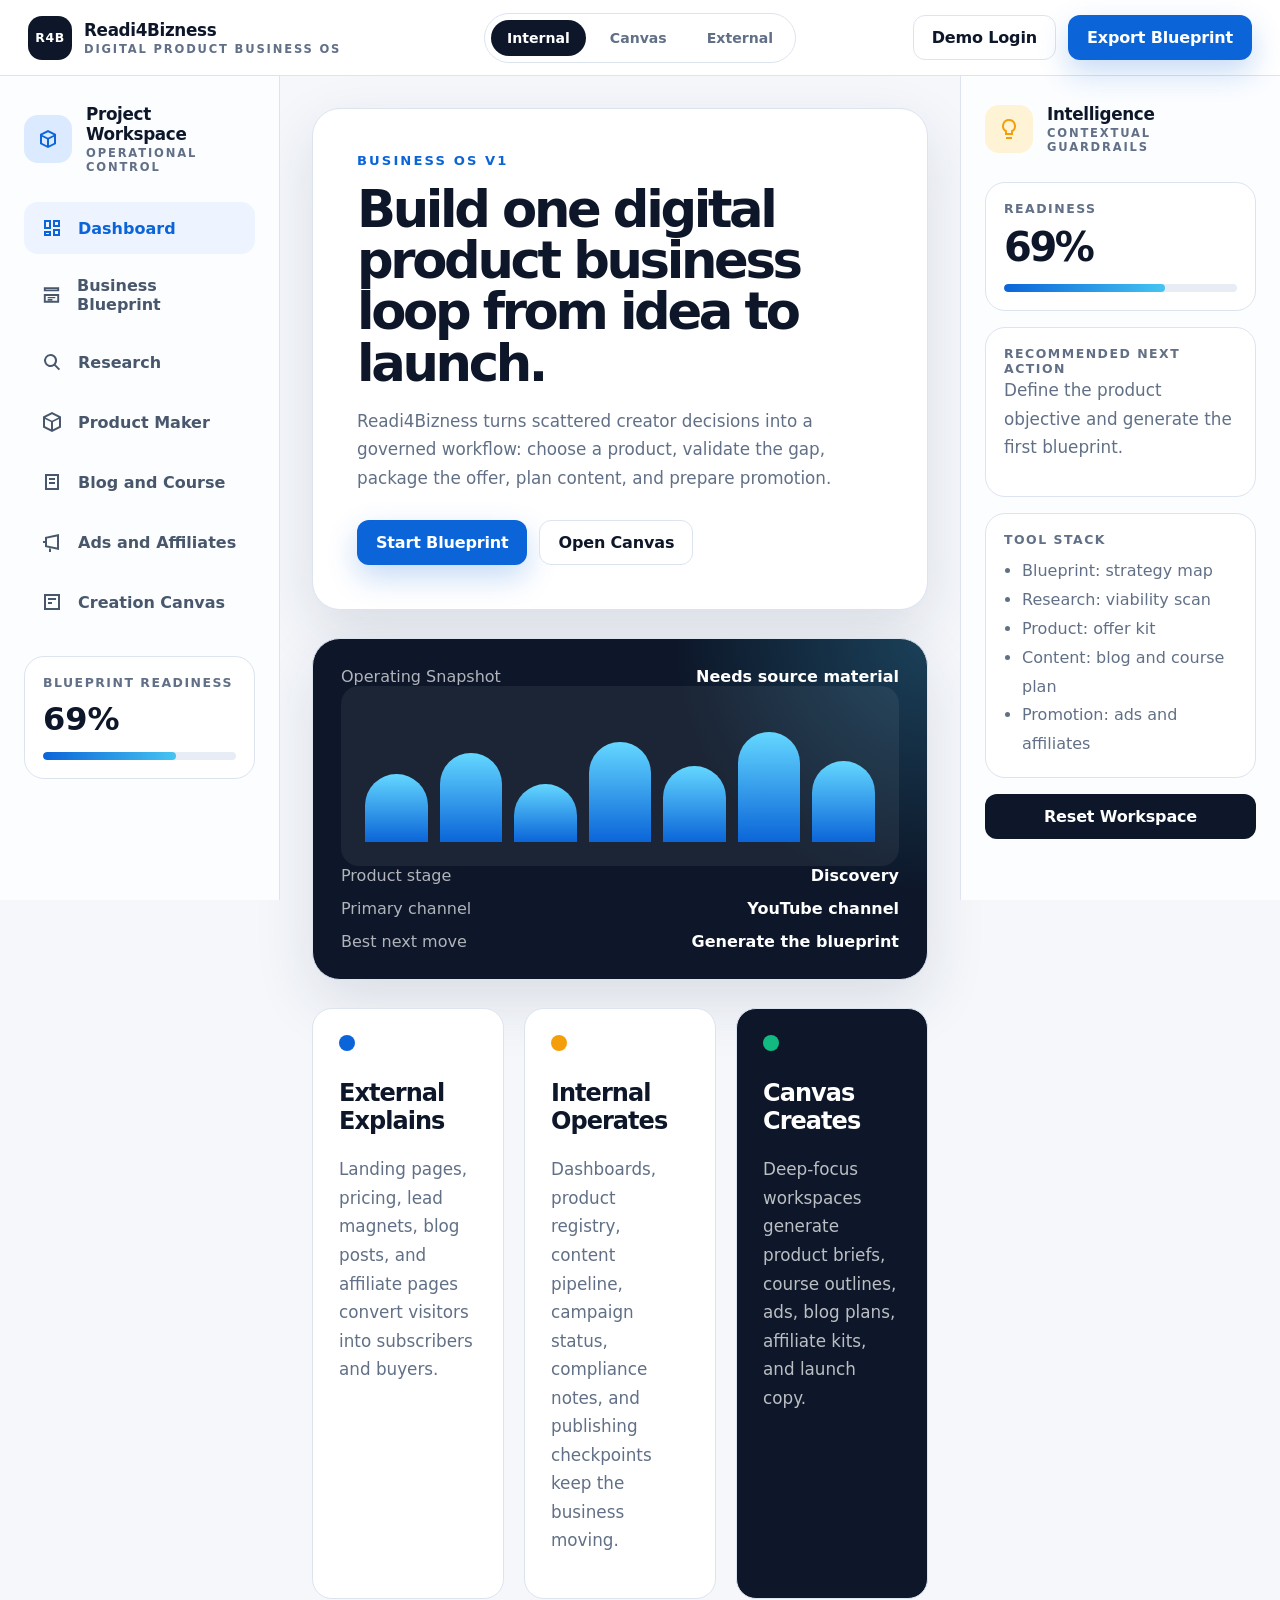
<file: index.html>
<!doctype html>
<html lang="en">
  <head>
    <meta charset="UTF-8">
    <meta name="viewport" content="width=device-width, initial-scale=1.0">
    <meta name="description" content="Readi4Bizness OS helps solo creators plan, validate, package, publish, and promote digital products from one interactive workspace.">
    <title>Readi4Bizness OS</title>
    <link rel="stylesheet" href="styles.css">
  </head>
  <body>
    <div class="app-shell">
      <header class="topbar">
        <a class="brand" href="#dashboard" aria-label="Readi4Bizness OS home">
          <span class="brand-mark">R4B</span>
          <span>
            <strong>Readi4Bizness</strong>
            <small>Digital Product Business OS</small>
          </span>
        </a>

        <nav class="mode-tabs" aria-label="Workspace context">
          <button class="mode-tab is-active" type="button" data-mode="internal">Internal</button>
          <button class="mode-tab" type="button" data-mode="canvas">Canvas</button>
          <button class="mode-tab" type="button" data-mode="external">External</button>
        </nav>

        <div class="top-actions">
          <button class="ghost-button" type="button" id="openLogin">Demo Login</button>
          <button class="primary-button" type="button" id="exportPlan">Export Blueprint</button>
        </div>
      </header>

      <div class="workspace">
        <aside class="sidebar" aria-label="OS tools">
          <div class="workspace-title">
            <span class="icon-badge">
              <svg viewBox="0 0 24 24" aria-hidden="true"><path d="M12 3 4 7v10l8 4 8-4V7l-8-4Zm0 2.2L17.7 8 12 10.8 6.3 8 12 5.2ZM6 9.7l5 2.5v6.3l-5-2.5V9.7Zm7 8.8v-6.3l5-2.5V16l-5 2.5Z"/></svg>
            </span>
            <span>
              <strong>Project Workspace</strong>
              <small id="workspaceModeLabel">Operational control</small>
            </span>
          </div>

          <button class="nav-item is-active" type="button" data-section="dashboard">
            <svg viewBox="0 0 24 24" aria-hidden="true"><path d="M4 13h7V4H4v9Zm2-7h3v5H6V6Zm7 14h7v-7h-7v7Zm2-5h3v3h-3v-3ZM4 20h7v-5H4v5Zm2-3h3v1H6v-1Zm7-6h7V4h-7v7Zm2-5h3v3h-3V6Z"/></svg>
            Dashboard
          </button>
          <button class="nav-item" type="button" data-section="blueprint">
            <svg viewBox="0 0 24 24" aria-hidden="true"><path d="M4 4h16v4H4V4Zm2 2v.5h12V6H6Zm-2 5h16v9H4v-9Zm2 2v5h12v-5H6Zm2 1h8v1.5H8V14Zm0 2.3h5v1.5H8v-1.5Z"/></svg>
            Business Blueprint
          </button>
          <button class="nav-item" type="button" data-section="research">
            <svg viewBox="0 0 24 24" aria-hidden="true"><path d="M10.5 4a6.5 6.5 0 0 1 5.16 10.45l4.44 4.44-1.41 1.41-4.44-4.44A6.5 6.5 0 1 1 10.5 4Zm0 2a4.5 4.5 0 1 0 0 9 4.5 4.5 0 0 0 0-9Z"/></svg>
            Research
          </button>
          <button class="nav-item" type="button" data-section="product">
            <svg viewBox="0 0 24 24" aria-hidden="true"><path d="m12 2 9 4.5v11L12 22l-9-4.5v-11L12 2Zm0 2.24L5.48 7.5 12 10.76l6.52-3.26L12 4.24ZM5 9.12v7.14l6 3v-7.14l-6-3Zm8 10.14 6-3V9.12l-6 3v7.14Z"/></svg>
            Product Maker
          </button>
          <button class="nav-item" type="button" data-section="content">
            <svg viewBox="0 0 24 24" aria-hidden="true"><path d="M5 4h14v16H5V4Zm2 2v12h10V6H7Zm2 2h6v2H9V8Zm0 4h6v2H9v-2Z"/></svg>
            Blog and Course
          </button>
          <button class="nav-item" type="button" data-section="promotion">
            <svg viewBox="0 0 24 24" aria-hidden="true"><path d="M5 11V7l14-3v16L5 17v-4H3v-2h2Zm2-2.38v6.76l10 2.14V6.48L7 8.62Zm2 9.66 2 .43V22H9v-3.72Z"/></svg>
            Ads and Affiliates
          </button>
          <button class="nav-item" type="button" data-section="canvas">
            <svg viewBox="0 0 24 24" aria-hidden="true"><path d="M4 4h16v16H4V4Zm2 2v12h12V6H6Zm2 2h8v2H8V8Zm0 4h4v2H8v-2Z"/></svg>
            Creation Canvas
          </button>

          <div class="sidebar-card">
            <span>Blueprint readiness</span>
            <strong id="readinessMini">42%</strong>
            <div class="mini-meter"><span id="readinessMiniBar"></span></div>
          </div>
        </aside>

        <main class="main-panel">
          <section class="screen is-active" id="dashboard" aria-labelledby="dashboardTitle">
            <div class="hero-grid">
              <div class="hero-copy">
                <p class="section-kicker">Business OS v1</p>
                <h1 id="dashboardTitle">Build one digital product business loop from idea to launch.</h1>
                <p>
                  Readi4Bizness turns scattered creator decisions into a governed workflow:
                  choose a product, validate the gap, package the offer, plan content, and prepare promotion.
                </p>
                <div class="hero-actions">
                  <button class="primary-button" type="button" data-jump="blueprint">Start Blueprint</button>
                  <button class="ghost-button" type="button" data-jump="canvas">Open Canvas</button>
                </div>
              </div>

              <div class="command-card">
                <div class="command-header">
                  <span>Operating Snapshot</span>
                  <strong id="snapshotStatus">Needs source material</strong>
                </div>
                <div class="chart-bars" aria-label="Business readiness chart">
                  <span style="--h: 52%"></span>
                  <span style="--h: 68%"></span>
                  <span style="--h: 44%"></span>
                  <span style="--h: 76%"></span>
                  <span style="--h: 58%"></span>
                  <span style="--h: 84%"></span>
                  <span style="--h: 62%"></span>
                </div>
                <div class="command-list">
                  <div><span>Product stage</span><strong id="stageLabel">Discovery</strong></div>
                  <div><span>Primary channel</span><strong id="channelLabel">YouTube</strong></div>
                  <div><span>Best next move</span><strong id="nextMoveLabel">Define the offer</strong></div>
                </div>
              </div>
            </div>

            <div class="context-grid">
              <article class="context-card">
                <span class="blue-dot"></span>
                <h2>External Explains</h2>
                <p>Landing pages, pricing, lead magnets, blog posts, and affiliate pages convert visitors into subscribers and buyers.</p>
              </article>
              <article class="context-card">
                <span class="amber-dot"></span>
                <h2>Internal Operates</h2>
                <p>Dashboards, product registry, content pipeline, campaign status, compliance notes, and publishing checkpoints keep the business moving.</p>
              </article>
              <article class="context-card dark">
                <span class="green-dot"></span>
                <h2>Canvas Creates</h2>
                <p>Deep-focus workspaces generate product briefs, course outlines, ads, blog plans, affiliate kits, and launch copy.</p>
              </article>
            </div>
          </section>

          <section class="screen" id="blueprint" aria-labelledby="blueprintTitle">
            <div class="section-head">
              <div>
                <p class="section-kicker">Business Blueprint</p>
                <h1 id="blueprintTitle">Architect the product business.</h1>
              </div>
              <button class="primary-button" type="button" id="generateBlueprint">Generate Blueprint</button>
            </div>

            <div class="form-grid">
              <label>
                Objective
                <input id="objective" type="text" value="Create a practical digital product toolkit for creators">
              </label>
              <label>
                Skill level
                <select id="skillLevel">
                  <option>Beginner</option>
                  <option selected>Intermediate</option>
                  <option>Advanced</option>
                </select>
              </label>
              <label>
                Knowledge domain
                <select id="domain">
                  <option>Artificial Intelligence and Automation</option>
                  <option selected>Digital Marketing and Content Creation</option>
                  <option>Teaching, Training and Instructing</option>
                  <option>Consulting and Entrepreneurship</option>
                  <option>Personal Development and Self-Improvement</option>
                  <option>Education and Academia</option>
                  <option>Literary Arts and Professional Writing</option>
                </select>
              </label>
              <label>
                Revenue intent
                <select id="revenueIntent">
                  <option selected>Generate income</option>
                  <option>Lead magnet</option>
                  <option>Upsell another digital product</option>
                  <option>Cross-sell another digital product</option>
                </select>
              </label>
              <label>
                Sales channel
                <select id="salesChannel">
                  <option>Affiliate marketing platforms</option>
                  <option>Digital products marketplace</option>
                  <option selected>Landing page</option>
                  <option>Own website</option>
                  <option>E-commerce store front</option>
                </select>
              </label>
              <label>
                Promotion mix
                <select id="promotionMix">
                  <option selected>YouTube channel</option>
                  <option>SEO and blogging</option>
                  <option>Email marketing/newsletter</option>
                  <option>Social media organic</option>
                  <option>Affiliate program</option>
                  <option>Webinars</option>
                </select>
              </label>
            </div>
          </section>

          <section class="screen" id="research" aria-labelledby="researchTitle">
            <div class="section-head">
              <div>
                <p class="section-kicker">Digital Product Research</p>
                <h1 id="researchTitle">Decide if this product is worth building.</h1>
              </div>
              <button class="primary-button" type="button" id="runResearch">Assess Viability</button>
            </div>

            <div class="split-layout">
              <div class="panel">
                <label>
                  Product URL or research notes
                  <textarea id="researchNotes" rows="8">A template pack that helps solo creators turn one YouTube idea into a mini course, workbook, and lead magnet.</textarea>
                </label>
                <div class="choice-row">
                  <label><input type="checkbox" class="research-factor" value="psychographics" checked> Psychographics</label>
                  <label><input type="checkbox" class="research-factor" value="journey" checked> Customer journey</label>
                  <label><input type="checkbox" class="research-factor" value="trust" checked> Trust and privacy</label>
                  <label><input type="checkbox" class="research-factor" value="roi" checked> ROI metrics</label>
                </div>
              </div>
              <div class="score-panel">
                <span>Build Viability</span>
                <strong id="viabilityScore">78</strong>
                <p id="viabilityVerdict">Promising if the offer is positioned around immediate creator output.</p>
                <div class="meter"><span id="viabilityBar"></span></div>
              </div>
            </div>
          </section>

          <section class="screen" id="product" aria-labelledby="productTitle">
            <div class="section-head">
              <div>
                <p class="section-kicker">Product Maker</p>
                <h1 id="productTitle">Package the offer into a sellable asset.</h1>
              </div>
              <button class="primary-button" type="button" id="generateProduct">Build Product Kit</button>
            </div>

            <div class="product-builder">
              <label>
                Product format
                <select id="productFormat">
                  <option selected>Mini digital course</option>
                  <option>Notion or dashboard template</option>
                  <option>Canva template pack</option>
                  <option>Fillable PDF workbook</option>
                  <option>Prompt pack</option>
                  <option>Interactive ebook</option>
                </select>
              </label>
              <label>
                Buyer pain point
                <textarea id="buyerPain" rows="4">I have content ideas, but I do not know how to package them into a product people will pay for.</textarea>
              </label>
              <label>
                Transformation promise
                <textarea id="transformation" rows="4">Go from scattered content ideas to a clear product, lesson plan, and launch asset bundle in one afternoon.</textarea>
              </label>
            </div>
          </section>

          <section class="screen" id="content" aria-labelledby="contentTitle">
            <div class="section-head">
              <div>
                <p class="section-kicker">Blog and Course</p>
                <h1 id="contentTitle">Turn the product into publishable education.</h1>
              </div>
              <button class="primary-button" type="button" id="generateContent">Create Content Plan</button>
            </div>

            <div class="timeline">
              <div>
                <span>01</span>
                <strong>Buyer-intent blog post</strong>
                <p id="blogIdea">How to turn YouTube content into a digital product without starting over.</p>
              </div>
              <div>
                <span>02</span>
                <strong>Course lesson structure</strong>
                <p id="courseIdea">Offer audit, product map, lesson outline, workbook, launch assets.</p>
              </div>
              <div>
                <span>03</span>
                <strong>Lead magnet</strong>
                <p id="leadMagnetIdea">One-page creator product validation checklist.</p>
              </div>
            </div>
          </section>

          <section class="screen" id="promotion" aria-labelledby="promotionTitle">
            <div class="section-head">
              <div>
                <p class="section-kicker">Ads and Affiliates</p>
                <h1 id="promotionTitle">Choose the right channels for the product.</h1>
              </div>
              <button class="primary-button" type="button" id="generatePromotion">Plan Promotion</button>
            </div>

            <div class="platform-grid">
              <article class="platform-card is-selected" data-platform="YouTube">
                <strong>YouTube</strong>
                <span>Educational demos, long-form trust, Shorts extracts</span>
              </article>
              <article class="platform-card" data-platform="Gumroad">
                <strong>Gumroad</strong>
                <span>Simple checkout and creator-first product delivery</span>
              </article>
              <article class="platform-card" data-platform="TikTok">
                <strong>TikTok</strong>
                <span>Native UGC hooks and short proof clips</span>
              </article>
              <article class="platform-card" data-platform="Pinterest">
                <strong>Pinterest</strong>
                <span>Visual template discovery and evergreen search</span>
              </article>
            </div>
          </section>

          <section class="screen" id="canvas" aria-labelledby="canvasTitle">
            <div class="canvas-shell">
              <div class="canvas-main">
                <p class="section-kicker">Creation Canvas</p>
                <h1 id="canvasTitle">Generated business blueprint</h1>
                <div class="output-document" id="outputDocument" tabindex="0">
                  <h2>Executive Summary</h2>
                  <p>Complete the Business Blueprint and run the generators to create your first Readi4Bizness plan.</p>
                </div>
              </div>
              <aside class="canvas-tools">
                <h2>AI guardrails</h2>
                <div class="guardrail-card">
                  <span>Promise Match</span>
                  <strong id="promiseMatch">Needs product promise</strong>
                </div>
                <div class="guardrail-card">
                  <span>Monetization Fit</span>
                  <strong id="monetizationFit">Landing page ready</strong>
                </div>
                <div class="guardrail-card">
                  <span>Compliance Note</span>
                  <strong>Disclose AI-assisted outputs and affiliate links.</strong>
                </div>
              </aside>
            </div>
          </section>
        </main>

        <aside class="right-rail" aria-label="AI co-pilot">
          <div class="copilot-head">
            <span class="icon-badge amber">
              <svg viewBox="0 0 24 24" aria-hidden="true"><path d="M12 2a7 7 0 0 0-4 12.74V18h8v-3.26A7 7 0 0 0 12 2Zm0 2a5 5 0 0 1 2.5 9.33l-.5.29V16h-4v-2.38l-.5-.29A5 5 0 0 1 12 4Zm-3 16h6v2H9v-2Z"/></svg>
            </span>
            <span>
              <strong>Intelligence</strong>
              <small>Contextual guardrails</small>
            </span>
          </div>

          <div class="rail-card">
            <span>Readiness</span>
            <strong id="readinessScore">42%</strong>
            <div class="meter"><span id="readinessBar"></span></div>
          </div>

          <div class="rail-card">
            <span>Recommended next action</span>
            <p id="nextAction">Define the product objective and generate the first blueprint.</p>
          </div>

          <div class="rail-card">
            <span>Tool stack</span>
            <ul>
              <li>Blueprint: strategy map</li>
              <li>Research: viability scan</li>
              <li>Product: offer kit</li>
              <li>Content: blog and course plan</li>
              <li>Promotion: ads and affiliates</li>
            </ul>
          </div>

          <button class="dark-button" type="button" id="resetWorkspace">Reset Workspace</button>
        </aside>
      </div>
    </div>

    <dialog class="login-modal" id="loginModal">
      <form method="dialog" class="login-card">
        <button class="close-button" value="cancel" aria-label="Close login">x</button>
        <h2>Demo workspace login</h2>
        <p>Use the built-in demo credentials to unlock the onboarding panel.</p>
        <label>
          Email
          <input type="email" value="demo@readi4bizness.com">
        </label>
        <label>
          Password
          <input type="text" value="readi-demo-2026">
        </label>
        <button class="primary-button" value="default" type="submit">Enter Workspace</button>
      </form>
    </dialog>

    <script src="app.js"></script>
  </body>
</html>
</file>
<file: styles.css>
:root {
  color-scheme: light;
  --bg: #f5f7fb;
  --surface: #ffffff;
  --surface-soft: #edf3ff;
  --surface-strong: #0d1729;
  --text: #0d1729;
  --muted: #617086;
  --subtle: #8b99ad;
  --line: #dce4ef;
  --blue: #0b65d8;
  --blue-dark: #064fb0;
  --blue-soft: #dceaff;
  --amber: #f59e0b;
  --amber-soft: #fff3d5;
  --green: #12b981;
  --green-soft: #dbf8ec;
  --danger: #e65f6a;
  --shadow: 0 22px 60px rgba(23, 38, 62, 0.12);
  --radius: 20px;
  --radius-sm: 12px;
  --font: Inter, ui-sans-serif, system-ui, -apple-system, BlinkMacSystemFont, "Segoe UI", sans-serif;
}

* {
  box-sizing: border-box;
}

html {
  scroll-behavior: smooth;
}

body {
  margin: 0;
  min-width: 320px;
  background: var(--bg);
  color: var(--text);
  font-family: var(--font);
}

button,
input,
select,
textarea {
  font: inherit;
}

button {
  cursor: pointer;
}

.app-shell {
  min-height: 100vh;
}

.topbar {
  position: sticky;
  top: 0;
  z-index: 20;
  display: grid;
  grid-template-columns: minmax(220px, 1fr) auto minmax(220px, 1fr);
  align-items: center;
  gap: 24px;
  height: 76px;
  padding: 0 28px;
  background: rgba(255, 255, 255, 0.92);
  border-bottom: 1px solid var(--line);
  backdrop-filter: blur(18px);
}

.brand {
  display: inline-flex;
  align-items: center;
  gap: 12px;
  color: inherit;
  text-decoration: none;
}

.brand-mark {
  display: grid;
  width: 44px;
  height: 44px;
  place-items: center;
  border-radius: 14px;
  background: var(--text);
  color: #fff;
  font-size: 0.78rem;
  font-weight: 900;
  letter-spacing: 0.04em;
}

.brand strong,
.workspace-title strong,
.copilot-head strong {
  display: block;
  font-size: 1.05rem;
  letter-spacing: -0.02em;
}

.brand small,
.workspace-title small,
.copilot-head small {
  display: block;
  margin-top: 2px;
  color: var(--muted);
  font-size: 0.72rem;
  font-weight: 700;
  letter-spacing: 0.16em;
  text-transform: uppercase;
}

.mode-tabs {
  display: flex;
  align-items: center;
  gap: 8px;
  padding: 6px;
  border: 1px solid var(--line);
  border-radius: 999px;
  background: #fff;
}

.mode-tab {
  border: 0;
  border-radius: 999px;
  padding: 10px 16px;
  background: transparent;
  color: var(--muted);
  font-size: 0.88rem;
  font-weight: 800;
}

.mode-tab.is-active {
  background: var(--text);
  color: #fff;
}

.top-actions {
  display: flex;
  justify-content: flex-end;
  gap: 12px;
}

.primary-button,
.ghost-button,
.dark-button {
  border-radius: 12px;
  padding: 12px 18px;
  border: 1px solid transparent;
  font-weight: 850;
  letter-spacing: -0.01em;
}

.primary-button {
  background: var(--blue);
  color: #fff;
  box-shadow: 0 12px 30px rgba(11, 101, 216, 0.24);
}

.primary-button:hover {
  background: var(--blue-dark);
}

.ghost-button {
  background: #fff;
  color: var(--text);
  border-color: var(--line);
}

.dark-button {
  width: 100%;
  background: var(--text);
  color: #fff;
}

.workspace {
  display: grid;
  grid-template-columns: 280px minmax(0, 1fr) 320px;
  min-height: calc(100vh - 76px);
}

.sidebar,
.right-rail {
  position: sticky;
  top: 76px;
  height: calc(100vh - 76px);
  overflow: auto;
  padding: 28px 24px;
  background: #fbfdff;
  border-right: 1px solid var(--line);
}

.right-rail {
  border-right: 0;
  border-left: 1px solid var(--line);
}

.workspace-title,
.copilot-head {
  display: flex;
  align-items: center;
  gap: 14px;
  margin-bottom: 28px;
}

.icon-badge {
  display: grid;
  width: 48px;
  height: 48px;
  flex: 0 0 auto;
  place-items: center;
  border-radius: 14px;
  background: var(--blue-soft);
  color: var(--blue);
}

.icon-badge.amber {
  background: var(--amber-soft);
  color: var(--amber);
}

.icon-badge svg,
.nav-item svg {
  width: 24px;
  height: 24px;
  fill: currentColor;
}

.nav-item {
  display: flex;
  align-items: center;
  width: 100%;
  gap: 14px;
  margin-bottom: 8px;
  padding: 14px 16px;
  border: 0;
  border-radius: 14px;
  background: transparent;
  color: #48576c;
  font-weight: 780;
  text-align: left;
}

.nav-item:hover,
.nav-item.is-active {
  background: var(--surface-soft);
  color: var(--blue);
}

.sidebar-card,
.rail-card,
.score-panel,
.panel,
.context-card,
.platform-card {
  border: 1px solid var(--line);
  border-radius: var(--radius);
  background: var(--surface);
}

.sidebar-card {
  margin-top: 28px;
  padding: 18px;
}

.sidebar-card span,
.rail-card span,
.score-panel span {
  display: block;
  color: var(--muted);
  font-size: 0.78rem;
  font-weight: 850;
  letter-spacing: 0.12em;
  text-transform: uppercase;
}

.sidebar-card strong {
  display: block;
  margin-top: 10px;
  font-size: 2rem;
}

.mini-meter,
.meter {
  height: 8px;
  margin-top: 14px;
  overflow: hidden;
  border-radius: 999px;
  background: #e8edf5;
}

.mini-meter span,
.meter span {
  display: block;
  height: 100%;
  width: 42%;
  border-radius: inherit;
  background: linear-gradient(90deg, var(--blue), #45c4f1);
}

.main-panel {
  min-width: 0;
  padding: 32px;
}

.screen {
  display: none;
}

.screen.is-active {
  display: block;
}

.hero-grid {
  display: grid;
  grid-template-columns: minmax(0, 1.05fr) minmax(320px, 0.95fr);
  gap: 28px;
  align-items: stretch;
}

.hero-copy,
.command-card,
.section-head,
.canvas-shell {
  border: 1px solid var(--line);
  border-radius: 28px;
  background: var(--surface);
  box-shadow: var(--shadow);
}

.hero-copy {
  min-height: 440px;
  padding: 44px;
}

.section-kicker {
  margin: 0 0 16px;
  color: var(--blue);
  font-size: 0.82rem;
  font-weight: 900;
  letter-spacing: 0.16em;
  text-transform: uppercase;
}

h1,
h2,
h3,
p {
  margin-top: 0;
}

h1 {
  margin-bottom: 18px;
  font-size: clamp(2.1rem, 4vw, 4.2rem);
  line-height: 1;
  letter-spacing: -0.065em;
}

h2 {
  letter-spacing: -0.04em;
}

.hero-copy p:not(.section-kicker),
.section-head p,
.context-card p,
.timeline p,
.rail-card p {
  color: var(--muted);
  font-size: 1.05rem;
  line-height: 1.7;
}

.hero-actions {
  display: flex;
  flex-wrap: wrap;
  gap: 12px;
  margin-top: 28px;
}

.command-card {
  display: flex;
  flex-direction: column;
  justify-content: space-between;
  min-height: 440px;
  padding: 28px;
  background:
    radial-gradient(circle at top right, rgba(69, 196, 241, 0.24), transparent 36%),
    var(--surface-strong);
  color: #fff;
}

.command-header,
.command-list div {
  display: flex;
  justify-content: space-between;
  gap: 16px;
}

.command-header span,
.command-list span {
  color: rgba(255, 255, 255, 0.68);
}

.chart-bars {
  display: flex;
  align-items: end;
  gap: 12px;
  min-height: 180px;
  padding: 24px;
  border-radius: 18px;
  background: rgba(255, 255, 255, 0.06);
}

.chart-bars span {
  flex: 1;
  min-width: 18px;
  height: var(--h);
  border-radius: 999px 999px 4px 4px;
  background: linear-gradient(180deg, #64d7ff, #0b65d8);
}

.command-list {
  display: grid;
  gap: 14px;
}

.context-grid {
  display: grid;
  grid-template-columns: repeat(3, minmax(0, 1fr));
  gap: 20px;
  margin-top: 28px;
}

.context-card {
  padding: 26px;
}

.context-card.dark {
  background: var(--surface-strong);
  color: #fff;
}

.context-card.dark p {
  color: rgba(255, 255, 255, 0.72);
}

.blue-dot,
.amber-dot,
.green-dot {
  display: block;
  width: 16px;
  height: 16px;
  margin-bottom: 28px;
  border-radius: 50%;
}

.blue-dot {
  background: var(--blue);
}

.amber-dot {
  background: var(--amber);
}

.green-dot {
  background: var(--green);
}

.section-head {
  display: flex;
  align-items: center;
  justify-content: space-between;
  gap: 20px;
  margin-bottom: 24px;
  padding: 30px;
}

.section-head h1 {
  margin-bottom: 0;
  font-size: clamp(2rem, 4vw, 3.8rem);
}

.form-grid,
.product-builder {
  display: grid;
  grid-template-columns: repeat(2, minmax(0, 1fr));
  gap: 18px;
}

label {
  display: grid;
  gap: 8px;
  color: var(--text);
  font-weight: 820;
}

input,
select,
textarea {
  width: 100%;
  border: 1px solid var(--line);
  border-radius: 14px;
  background: #fff;
  color: var(--text);
  padding: 14px 16px;
  outline: none;
}

textarea {
  resize: vertical;
  line-height: 1.6;
}

input:focus,
select:focus,
textarea:focus {
  border-color: rgba(11, 101, 216, 0.55);
  box-shadow: 0 0 0 4px rgba(11, 101, 216, 0.1);
}

.split-layout {
  display: grid;
  grid-template-columns: minmax(0, 1.2fr) 300px;
  gap: 20px;
}

.panel,
.score-panel {
  padding: 24px;
}

.choice-row {
  display: grid;
  grid-template-columns: repeat(2, minmax(0, 1fr));
  gap: 12px;
  margin-top: 18px;
}

.choice-row label {
  display: flex;
  align-items: center;
  gap: 10px;
  padding: 12px;
  border-radius: 12px;
  background: var(--surface-soft);
  color: var(--muted);
  font-size: 0.92rem;
}

.choice-row input {
  width: auto;
}

.score-panel {
  display: flex;
  flex-direction: column;
  justify-content: center;
}

.score-panel strong {
  display: block;
  margin: 14px 0 8px;
  font-size: 5rem;
  letter-spacing: -0.06em;
}

.timeline {
  display: grid;
  gap: 16px;
}

.timeline div {
  display: grid;
  grid-template-columns: 70px minmax(0, 240px) minmax(0, 1fr);
  gap: 18px;
  align-items: start;
  padding: 22px;
  border: 1px solid var(--line);
  border-radius: 18px;
  background: #fff;
}

.timeline span {
  color: var(--blue);
  font-weight: 900;
  letter-spacing: 0.12em;
}

.platform-grid {
  display: grid;
  grid-template-columns: repeat(2, minmax(0, 1fr));
  gap: 18px;
}

.platform-card {
  padding: 24px;
}

.platform-card.is-selected {
  border-color: rgba(11, 101, 216, 0.5);
  background: var(--surface-soft);
}

.platform-card strong {
  display: block;
  margin-bottom: 8px;
  font-size: 1.5rem;
}

.platform-card span {
  color: var(--muted);
  line-height: 1.6;
}

.canvas-shell {
  display: grid;
  grid-template-columns: minmax(0, 1fr) 300px;
  gap: 20px;
  padding: 24px;
}

.canvas-main {
  min-width: 0;
}

.output-document {
  min-height: 620px;
  padding: 42px;
  border: 1px solid var(--line);
  border-radius: 24px;
  background: #fff;
  box-shadow: inset 8px 0 0 var(--text);
}

.output-document h2 {
  font-size: 2rem;
}

.output-document p,
.output-document li {
  color: #344256;
  font-size: 1.02rem;
  line-height: 1.75;
}

.output-document section {
  margin-bottom: 28px;
}

.output-document ul {
  padding-left: 20px;
}

.canvas-tools {
  display: grid;
  align-content: start;
  gap: 14px;
}

.guardrail-card {
  padding: 18px;
  border: 1px solid var(--line);
  border-radius: 16px;
  background: #fbfdff;
}

.guardrail-card span {
  display: block;
  margin-bottom: 8px;
  color: var(--subtle);
  font-size: 0.75rem;
  font-weight: 900;
  letter-spacing: 0.12em;
  text-transform: uppercase;
}

.rail-card {
  margin-bottom: 16px;
  padding: 18px;
}

.rail-card strong {
  display: block;
  margin-top: 8px;
  font-size: 2.5rem;
  letter-spacing: -0.06em;
}

.rail-card ul {
  margin: 10px 0 0;
  padding-left: 18px;
  color: var(--muted);
  line-height: 1.8;
}

.login-modal {
  max-width: 480px;
  width: calc(100% - 32px);
  border: 0;
  border-radius: 24px;
  padding: 0;
  box-shadow: var(--shadow);
}

.login-modal::backdrop {
  background: rgba(13, 23, 41, 0.48);
}

.login-card {
  display: grid;
  gap: 16px;
  padding: 28px;
}

.close-button {
  justify-self: end;
  width: 34px;
  height: 34px;
  border: 0;
  border-radius: 50%;
  background: var(--surface-soft);
  color: var(--muted);
  font-weight: 900;
}

body[data-mode="canvas"] {
  --bg: #eef3fa;
}

body[data-mode="canvas"] .main-panel {
  background: linear-gradient(180deg, rgba(13, 23, 41, 0.04), transparent);
}

body[data-mode="external"] .workspace {
  grid-template-columns: 220px minmax(0, 1fr) 300px;
}

@media (max-width: 1180px) {
  .workspace {
    grid-template-columns: 230px minmax(0, 1fr);
  }

  .right-rail {
    grid-column: 1 / -1;
    position: static;
    height: auto;
    border-left: 0;
    border-top: 1px solid var(--line);
  }

  .hero-grid,
  .context-grid,
  .canvas-shell,
  .split-layout {
    grid-template-columns: 1fr;
  }
}

@media (max-width: 1500px) {
  .hero-grid {
    grid-template-columns: 1fr;
  }

  .hero-copy,
  .command-card {
    min-height: auto;
  }
}

@media (max-width: 820px) {
  .topbar {
    grid-template-columns: 1fr;
    height: auto;
    padding: 16px;
    overflow: hidden;
  }

  .mode-tabs,
  .top-actions {
    width: 100%;
    min-width: 0;
    justify-content: stretch;
  }

  .mode-tabs {
    overflow-x: auto;
  }

  .top-actions {
    flex-wrap: wrap;
  }

  .mode-tab,
  .top-actions button {
    flex: 1;
    min-width: 0;
    padding-right: 10px;
    padding-left: 10px;
    font-size: 0.88rem;
    white-space: nowrap;
  }

  .workspace {
    grid-template-columns: 1fr;
  }

  .sidebar {
    position: static;
    height: auto;
    border-right: 0;
    border-bottom: 1px solid var(--line);
  }

  .main-panel {
    padding: 18px;
  }

  .hero-copy,
  .command-card {
    min-height: auto;
    padding: 26px;
  }

  .form-grid,
  .product-builder,
  .platform-grid,
  .choice-row {
    grid-template-columns: 1fr;
  }

  .section-head {
    align-items: stretch;
    flex-direction: column;
  }

  .timeline div {
    grid-template-columns: 1fr;
  }

  .output-document {
    padding: 28px;
  }
}
</file>
